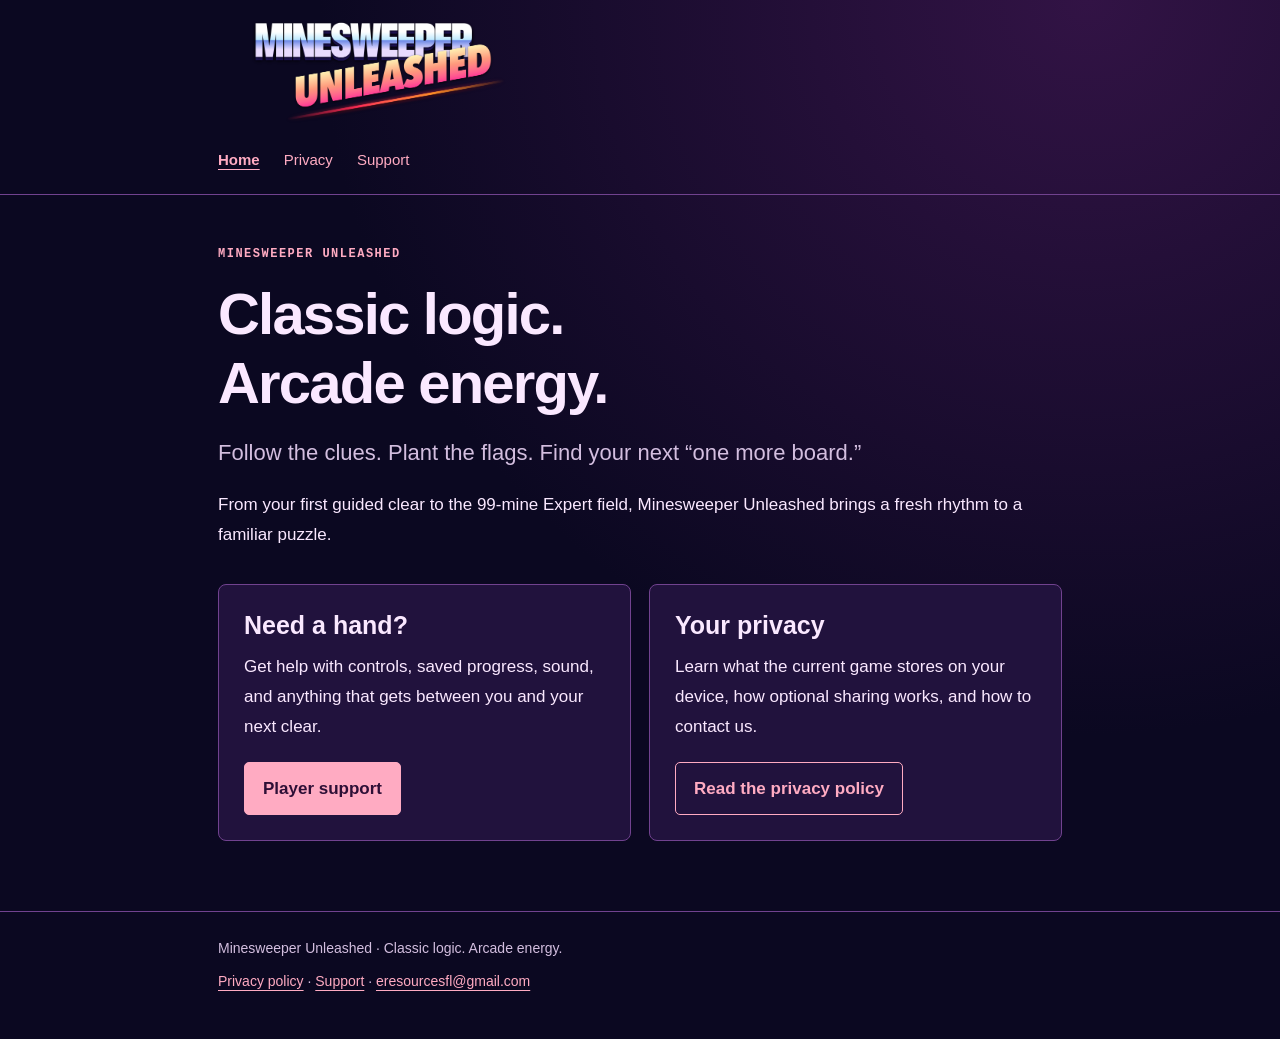
<file: index.html>
<!doctype html>
<html lang="en"><head><meta charset="utf-8"><meta name="viewport" content="width=device-width, initial-scale=1"><meta name="theme-color" content="#0b0821"><link rel="stylesheet" href="style.css"><meta name="description" content="Privacy information and player support for Minesweeper Unleashed."><title>Home | Minesweeper Unleashed</title></head><body><a class="skip" href="#main">Skip to content</a><header class="site-header"><div class="wrap"><a class="brand" href="index.html" aria-label="Minesweeper Unleashed home"><img src="assets/wordmark.png" alt="Minesweeper Unleashed" width="3240" height="1502"></a><nav class="nav" aria-label="Main navigation"><a href="index.html" aria-current="page">Home</a><a href="privacy.html">Privacy</a><a href="support.html">Support</a></nav></div></header><div class="wrap"><main id="main">
<p class="eyebrow">Minesweeper Unleashed</p><h1>Classic logic.<br>Arcade energy.</h1>
<p class="lead">Follow the clues. Plant the flags. Find your next “one more board.”</p>
<p>From your first guided clear to the 99-mine Expert field, Minesweeper Unleashed brings a fresh rhythm to a familiar puzzle.</p>
<div class="cards"><section class="card"><h2>Need a hand?</h2><p>Get help with controls, saved progress, sound, and anything that gets between you and your next clear.</p><a class="button" href="support.html">Player support</a></section>
<section class="card"><h2>Your privacy</h2><p>Learn what the current game stores on your device, how optional sharing works, and how to contact us.</p><a class="button secondary" href="privacy.html">Read the privacy policy</a></section></div>
</main></div><footer class="site-footer"><div class="wrap"><p>Minesweeper Unleashed · Classic logic. Arcade energy.</p><p><a href="privacy.html">Privacy policy</a> · <a href="support.html">Support</a> · <a class="email" href="mailto:eresourcesfl@gmail.com">eresourcesfl@gmail.com</a></p></div></footer></body></html>
</file>
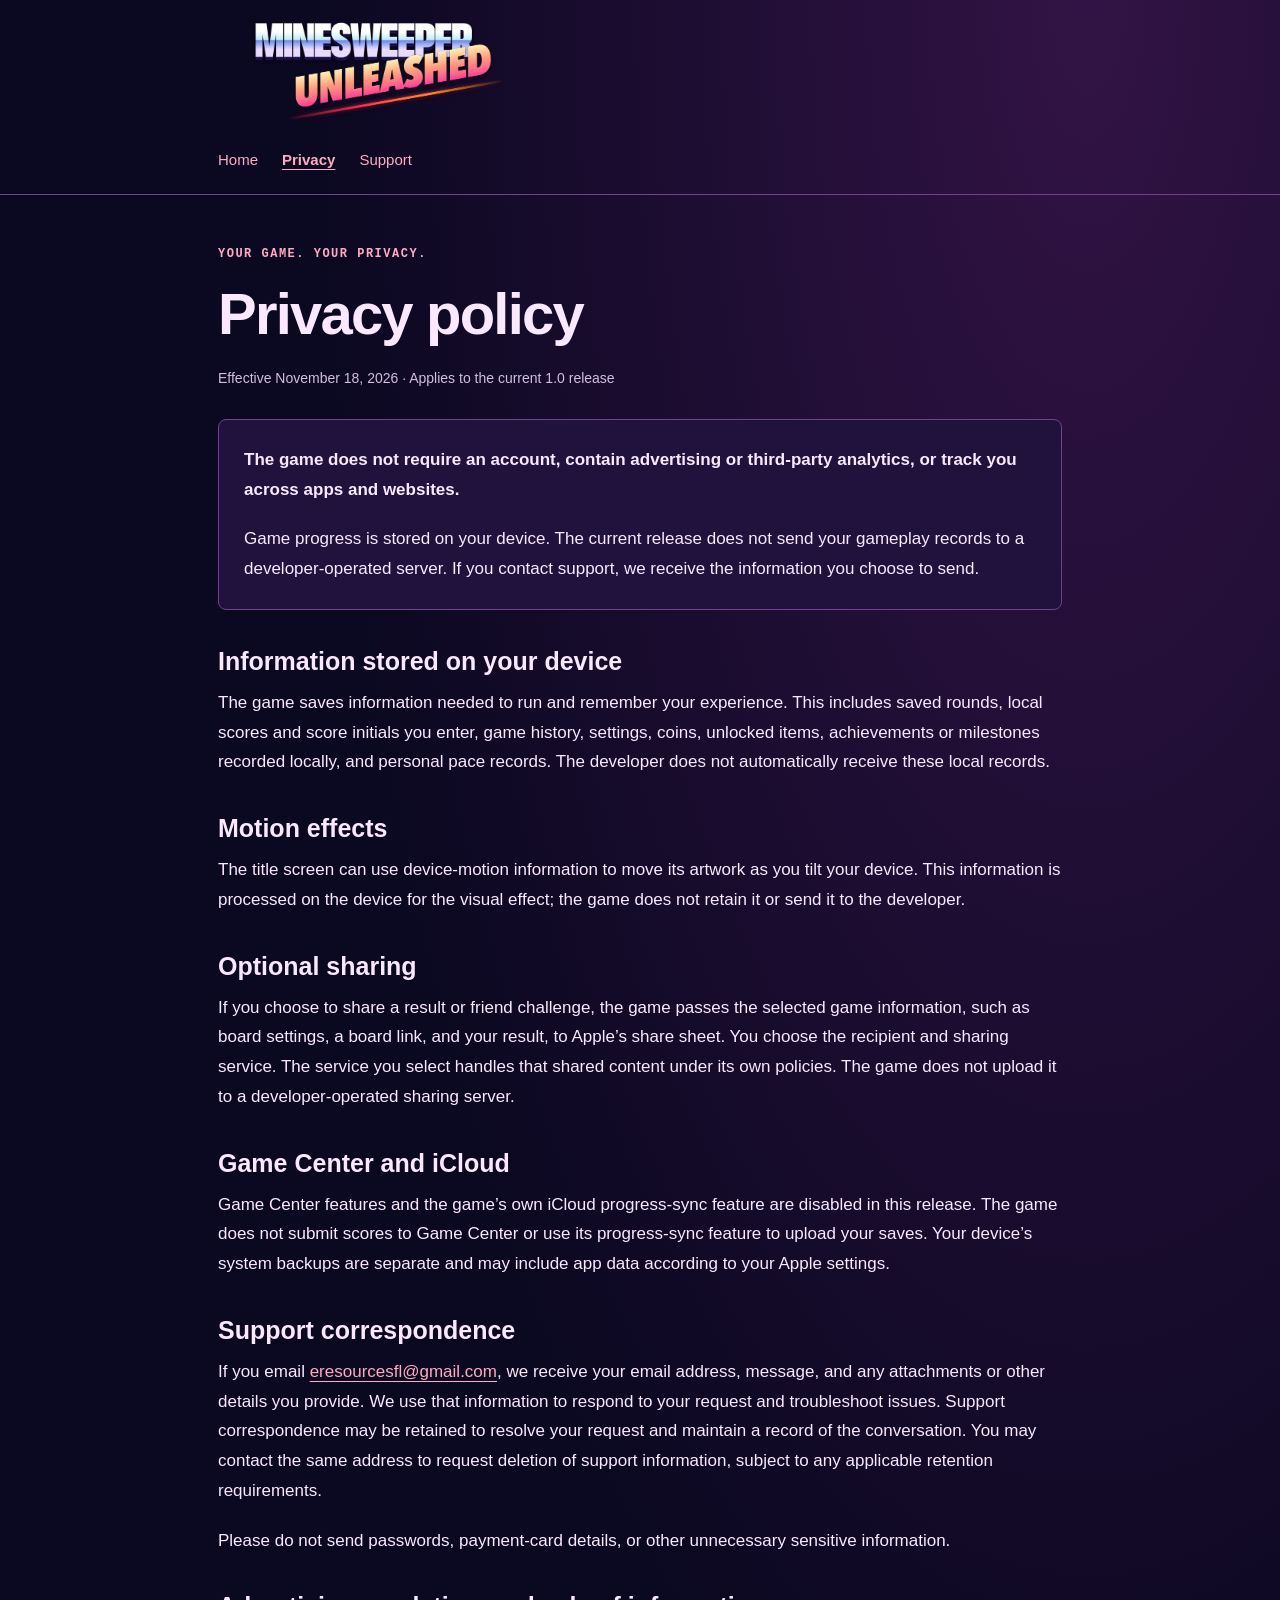
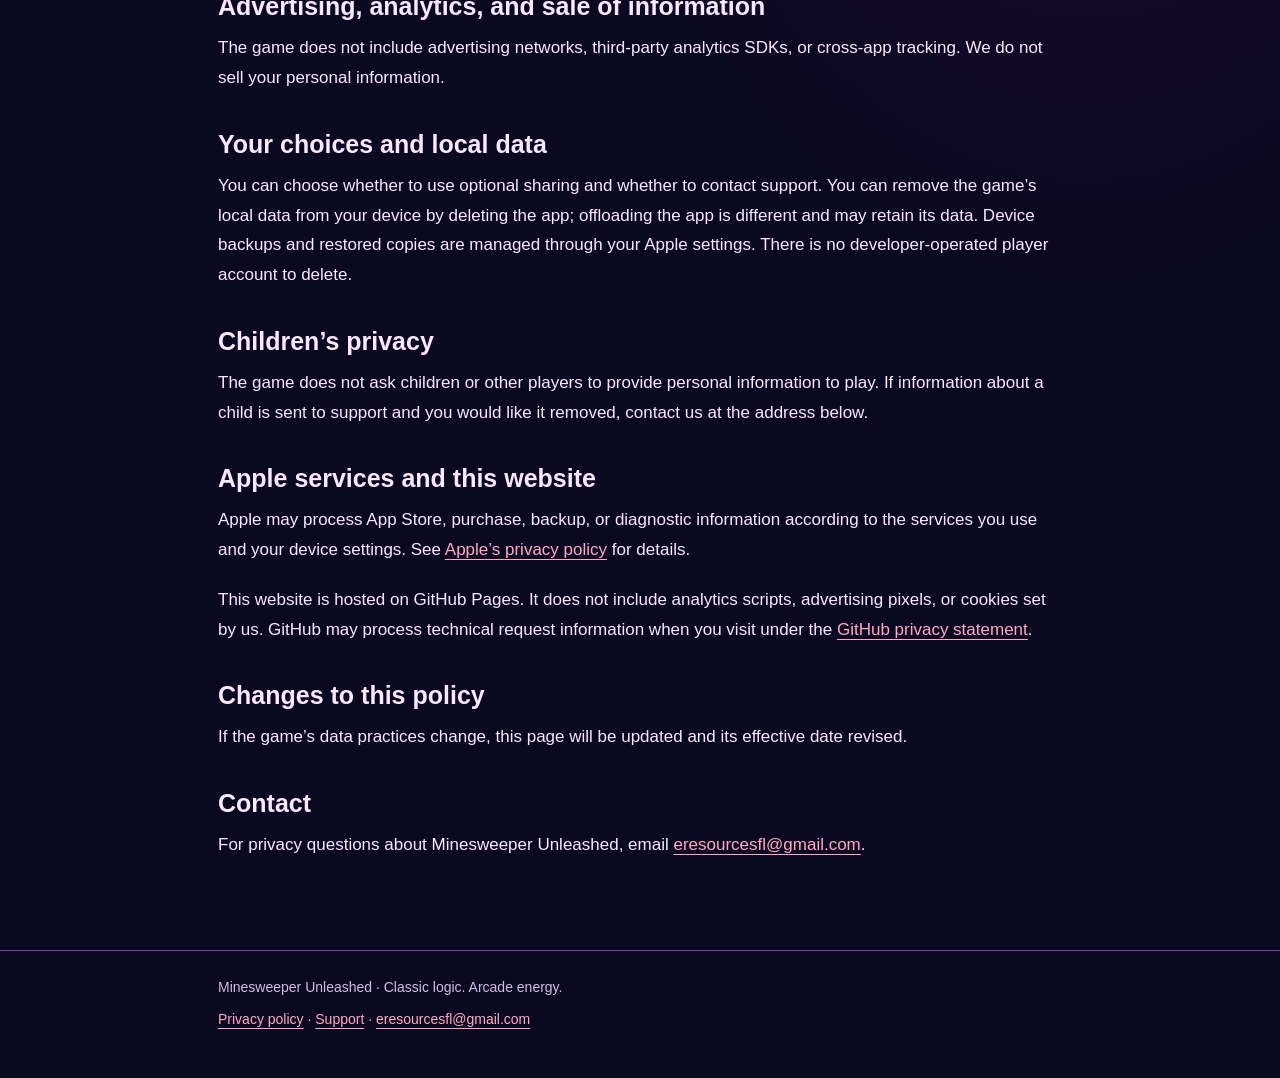
<file: privacy.html>
<!doctype html>
<html lang="en"><head><meta charset="utf-8"><meta name="viewport" content="width=device-width, initial-scale=1"><meta name="theme-color" content="#0b0821"><link rel="stylesheet" href="style.css"><meta name="description" content="How Minesweeper Unleashed handles local game data, optional sharing, motion effects, and support requests."><title>Privacy Policy | Minesweeper Unleashed</title></head><body><a class="skip" href="#main">Skip to content</a><header class="site-header"><div class="wrap"><a class="brand" href="index.html" aria-label="Minesweeper Unleashed home"><img src="assets/wordmark.png" alt="Minesweeper Unleashed" width="3240" height="1502"></a><nav class="nav" aria-label="Main navigation"><a href="index.html">Home</a><a href="privacy.html" aria-current="page">Privacy</a><a href="support.html">Support</a></nav></div></header><div class="wrap"><main id="main">
<p class="eyebrow">Your game. Your privacy.</p><h1>Privacy policy</h1><p class="date">Effective November 18, 2026 · Applies to the current 1.0 release</p>
<div class="summary"><p><strong>The game does not require an account, contain advertising or third-party analytics, or track you across apps and websites.</strong></p><p>Game progress is stored on your device. The current release does not send your gameplay records to a developer-operated server. If you contact support, we receive the information you choose to send.</p></div>
<h2>Information stored on your device</h2><p>The game saves information needed to run and remember your experience. This includes saved rounds, local scores and score initials you enter, game history, settings, coins, unlocked items, achievements or milestones recorded locally, and personal pace records. The developer does not automatically receive these local records.</p>
<h2>Motion effects</h2><p>The title screen can use device-motion information to move its artwork as you tilt your device. This information is processed on the device for the visual effect; the game does not retain it or send it to the developer.</p>
<h2>Optional sharing</h2><p>If you choose to share a result or friend challenge, the game passes the selected game information, such as board settings, a board link, and your result, to Apple’s share sheet. You choose the recipient and sharing service. The service you select handles that shared content under its own policies. The game does not upload it to a developer-operated sharing server.</p>
<h2>Game Center and iCloud</h2><p>Game Center features and the game’s own iCloud progress-sync feature are disabled in this release. The game does not submit scores to Game Center or use its progress-sync feature to upload your saves. Your device’s system backups are separate and may include app data according to your Apple settings.</p>
<h2>Support correspondence</h2><p>If you email <a class="email" href="mailto:eresourcesfl@gmail.com">eresourcesfl@gmail.com</a>, we receive your email address, message, and any attachments or other details you provide. We use that information to respond to your request and troubleshoot issues. Support correspondence may be retained to resolve your request and maintain a record of the conversation. You may contact the same address to request deletion of support information, subject to any applicable retention requirements.</p><p>Please do not send passwords, payment-card details, or other unnecessary sensitive information.</p>
<h2>Advertising, analytics, and sale of information</h2><p>The game does not include advertising networks, third-party analytics SDKs, or cross-app tracking. We do not sell your personal information.</p>
<h2>Your choices and local data</h2><p>You can choose whether to use optional sharing and whether to contact support. You can remove the game’s local data from your device by deleting the app; offloading the app is different and may retain its data. Device backups and restored copies are managed through your Apple settings. There is no developer-operated player account to delete.</p>
<h2>Children’s privacy</h2><p>The game does not ask children or other players to provide personal information to play. If information about a child is sent to support and you would like it removed, contact us at the address below.</p>
<h2>Apple services and this website</h2><p>Apple may process App Store, purchase, backup, or diagnostic information according to the services you use and your device settings. See <a href="https://www.apple.com/legal/privacy/">Apple’s privacy policy</a> for details.</p><p>This website is hosted on GitHub Pages. It does not include analytics scripts, advertising pixels, or cookies set by us. GitHub may process technical request information when you visit under the <a href="https://docs.github.com/en/site-policy/privacy-policies/github-general-privacy-statement">GitHub privacy statement</a>.</p>
<h2>Changes to this policy</h2><p>If the game’s data practices change, this page will be updated and its effective date revised.</p>
<h2>Contact</h2><p>For privacy questions about Minesweeper Unleashed, email <a class="email" href="mailto:eresourcesfl@gmail.com">eresourcesfl@gmail.com</a>.</p>
</main></div><footer class="site-footer"><div class="wrap"><p>Minesweeper Unleashed · Classic logic. Arcade energy.</p><p><a href="privacy.html">Privacy policy</a> · <a href="support.html">Support</a> · <a class="email" href="mailto:eresourcesfl@gmail.com">eresourcesfl@gmail.com</a></p></div></footer></body></html>
</file>
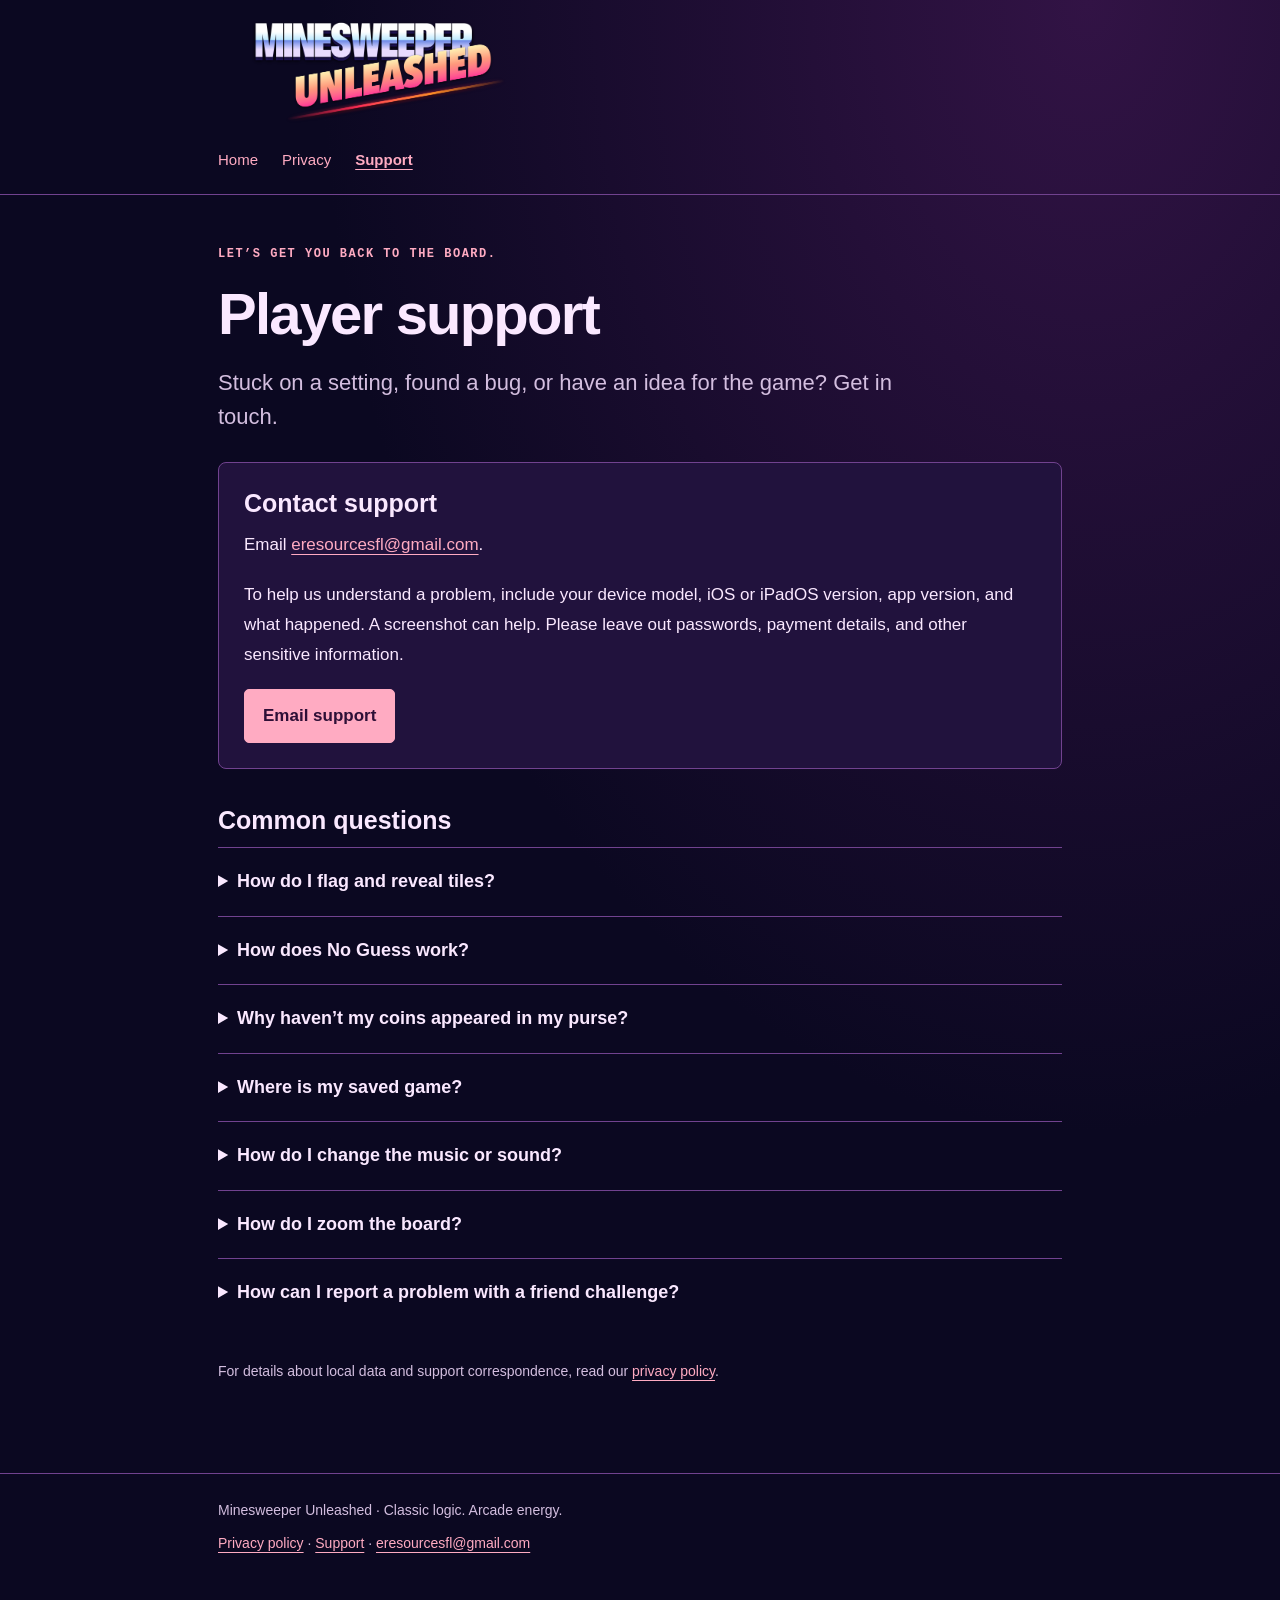
<file: support.html>
<!doctype html>
<html lang="en"><head><meta charset="utf-8"><meta name="viewport" content="width=device-width, initial-scale=1"><meta name="theme-color" content="#0b0821"><link rel="stylesheet" href="style.css"><meta name="description" content="Contact Minesweeper Unleashed support and find answers about controls, saved games, coins, music, and No Guess boards."><title>Player Support | Minesweeper Unleashed</title></head><body><a class="skip" href="#main">Skip to content</a><header class="site-header"><div class="wrap"><a class="brand" href="index.html" aria-label="Minesweeper Unleashed home"><img src="assets/wordmark.png" alt="Minesweeper Unleashed" width="3240" height="1502"></a><nav class="nav" aria-label="Main navigation"><a href="index.html">Home</a><a href="privacy.html">Privacy</a><a href="support.html" aria-current="page">Support</a></nav></div></header><div class="wrap"><main id="main">
<p class="eyebrow">Let’s get you back to the board.</p><h1>Player support</h1><p class="lead">Stuck on a setting, found a bug, or have an idea for the game? Get in touch.</p>
<div class="summary"><h2 style="margin-top:0">Contact support</h2><p>Email <a class="email" href="mailto:eresourcesfl@gmail.com">eresourcesfl@gmail.com</a>.</p><p>To help us understand a problem, include your device model, iOS or iPadOS version, app version, and what happened. A screenshot can help. Please leave out passwords, payment details, and other sensitive information.</p><a class="button" href="mailto:eresourcesfl@gmail.com?subject=Minesweeper%20Unleashed%20Support">Email support</a></div>
<h2>Common questions</h2>
<details><summary>How do I flag and reveal tiles?</summary><p>Tap a covered tile to safely start a round. After the opening, the default controls are tap to flag and hold to reveal. Use the quick control switch below the board or open Settings to choose your preferred controls and hold duration. The tutorial walks you through the basics.</p></details>
<details><summary>How does No Guess work?</summary><p>No Guess generates a board that can be solved using clues alone from your chosen opening. Read the numbers and use neighboring revealed tiles to work out where the mines must be.</p></details>
<details><summary>Why haven’t my coins appeared in my purse?</summary><p>In Arcade play, coins collected during a round are banked when you win. The round’s result explains the payout and applicable bonuses. Pro and Classic use their own presentation and do not award Arcade coins.</p></details>
<details><summary>Where is my saved game?</summary><p>The current release stores progress on the device where you play. Return to the main menu and choose Resume game when a saved round is available. Game Center and iCloud progress sync are not available in this release. Deleting the app can remove its saved data.</p></details>
<details><summary>How do I change the music or sound?</summary><p>Use the speaker control to mute or resume music. Settings includes separate gameplay-music and sound-effects volume controls, music playback options, and an endgame sound setting. Classic and Pro have silent gameplay.</p></details>
<details><summary>How do I zoom the board?</summary><p>Pinch to zoom, or use the magnifying-glass control to step through the available zoom levels. When zoomed in, drag to move around the field. Settings lets you choose whether the game remembers a zoom level for each board size.</p></details>
<details><summary>How can I report a problem with a friend challenge?</summary><p>Email support with a description of the issue and, if you are comfortable sharing it, the challenge link. Challenge links contain the board information needed to play the same field and may include a result for comparison. Both players need the app installed.</p></details>
<p class="small" style="margin-top:32px">For details about local data and support correspondence, read our <a href="privacy.html">privacy policy</a>.</p>
</main></div><footer class="site-footer"><div class="wrap"><p>Minesweeper Unleashed · Classic logic. Arcade energy.</p><p><a href="privacy.html">Privacy policy</a> · <a href="support.html">Support</a> · <a class="email" href="mailto:eresourcesfl@gmail.com">eresourcesfl@gmail.com</a></p></div></footer></body></html>
</file>
<file: style.css>
:root{color-scheme:dark;--bg:#0b0821;--surface:#21123d;--ink:#fae8ff;--muted:#d3bedf;--accent:#ffabc2;--edge:#71428f}*{box-sizing:border-box}html{scroll-behavior:smooth}body{margin:0;background:radial-gradient(ellipse at 85% 0%,#321345 0,transparent 50%),var(--bg);color:var(--ink);font:17px/1.75 -apple-system,BlinkMacSystemFont,"Avenir Next",sans-serif}a{color:var(--accent);text-underline-offset:4px}a:hover{text-decoration-thickness:2px}a:focus-visible{outline:3px solid #75e9f5;outline-offset:5px;border-radius:2px}.wrap{max-width:900px;margin:auto;padding:0 28px}.site-header{border-bottom:1px solid var(--edge);padding:28px 0 20px}.brand{display:inline-block}.brand img{display:block;width:310px;max-width:80vw;height:auto;margin:-28px -10px -18px}.nav{display:flex;flex-wrap:wrap;gap:24px;margin-top:12px}.nav a{font-size:15px;text-decoration:none}.nav a[aria-current=page]{font-weight:750;text-decoration:underline}main{padding:50px 0 70px}h1,h2,h3{line-height:1.2}h1{font-size:clamp(34px,7vw,58px);letter-spacing:-1.8px;margin:0 0 18px;font-weight:850}h2{font-size:25px;margin:36px 0 12px}h3{font-size:19px;margin:24px 0 8px}p{margin:0 0 20px}.lead{font-size:22px;line-height:1.55;max-width:680px;color:var(--muted)}.eyebrow{font:700 12px/1.5 ui-monospace,Menlo,monospace;letter-spacing:1.5px;color:var(--accent);text-transform:uppercase;margin-bottom:16px}.date{font-size:14px;color:var(--muted)}.summary,.card{padding:25px;border:1px solid var(--edge);border-radius:8px;background:var(--surface)}.summary{margin:28px 0}.summary p:last-child,.card p:last-child{margin-bottom:0}.cards{display:grid;grid-template-columns:repeat(2,minmax(0,1fr));gap:18px;margin-top:35px}.card h2{margin-top:0}.button{display:inline-block;padding:11px 18px;border:1px solid var(--accent);border-radius:5px;background:var(--accent);color:#2e0f36;font-weight:750;text-decoration:none}.secondary{background:transparent;color:var(--accent)}li{padding-left:3px;margin-bottom:9px}ul,ol{padding-left:25px}.small{font-size:14px;color:var(--muted)}.site-footer{border-top:1px solid var(--edge);padding:24px 0 38px;font-size:14px;color:var(--muted)}.site-footer p{margin:0 0 8px}.email{overflow-wrap:anywhere}details{border-top:1px solid var(--edge);padding:18px 0}summary{cursor:pointer;font-weight:750;font-size:18px}details p{margin:14px 0 0}.skip{position:absolute;top:-100px;left:20px;padding:10px;background:var(--accent);color:var(--bg);z-index:2}.skip:focus{top:10px}@media(max-width:600px){.wrap{padding:0 22px}main{padding:35px 0 50px}.cards{grid-template-columns:1fr}.brand img{width:270px}.summary,.card{padding:20px}.lead{font-size:20px}}@media(prefers-reduced-motion:reduce){html{scroll-behavior:auto}}
</file>
